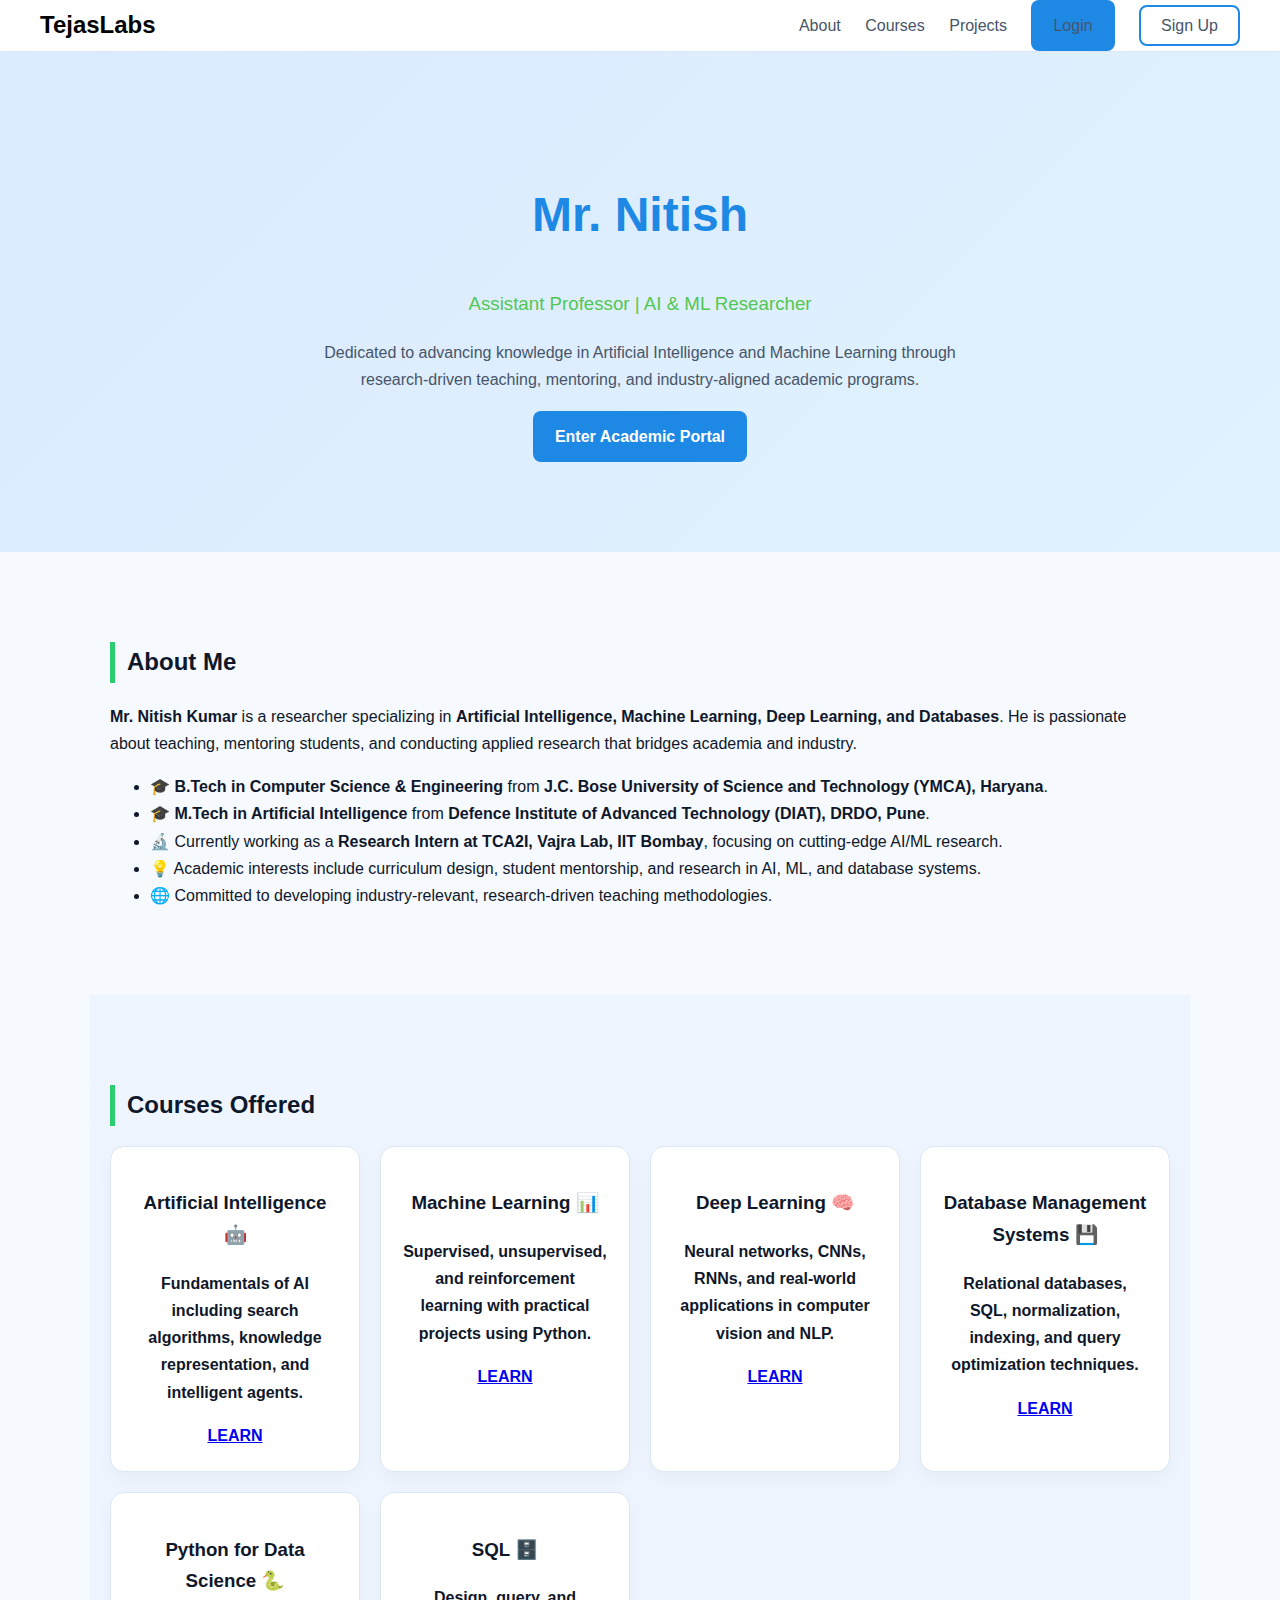
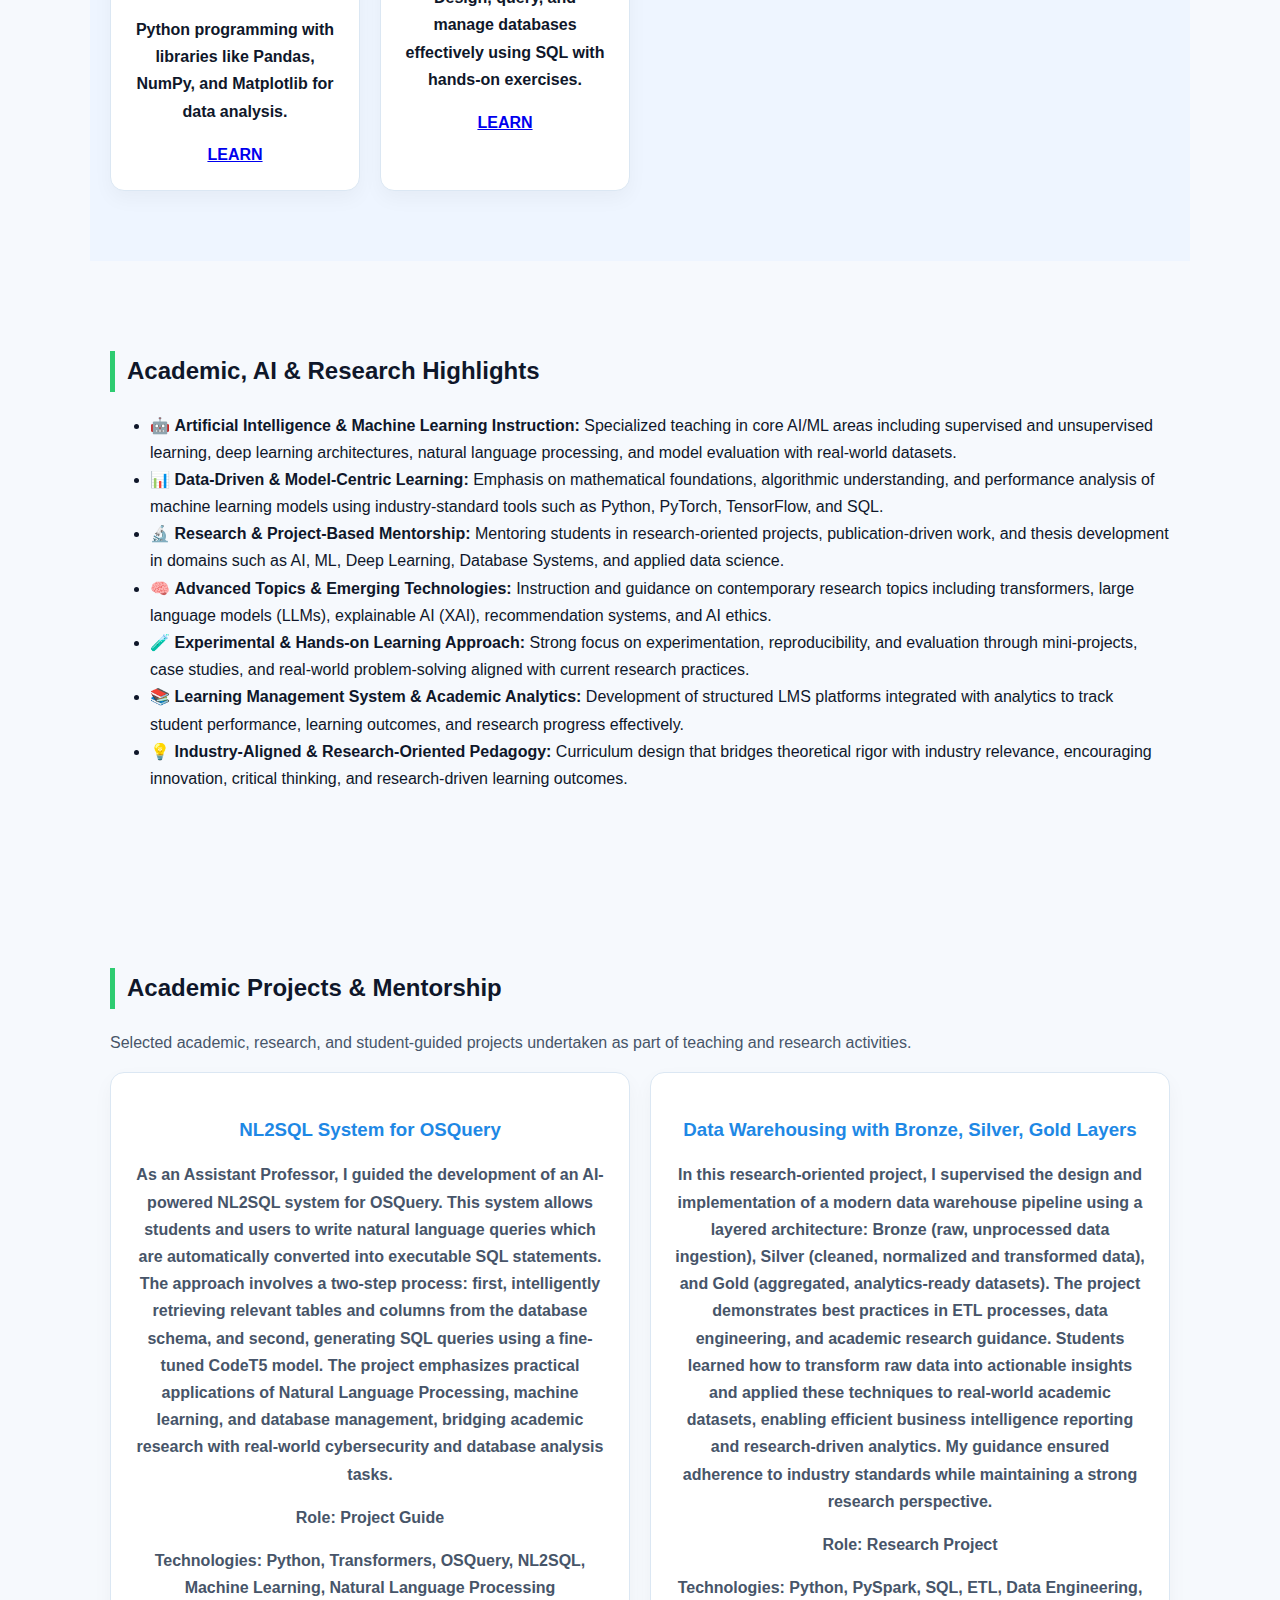
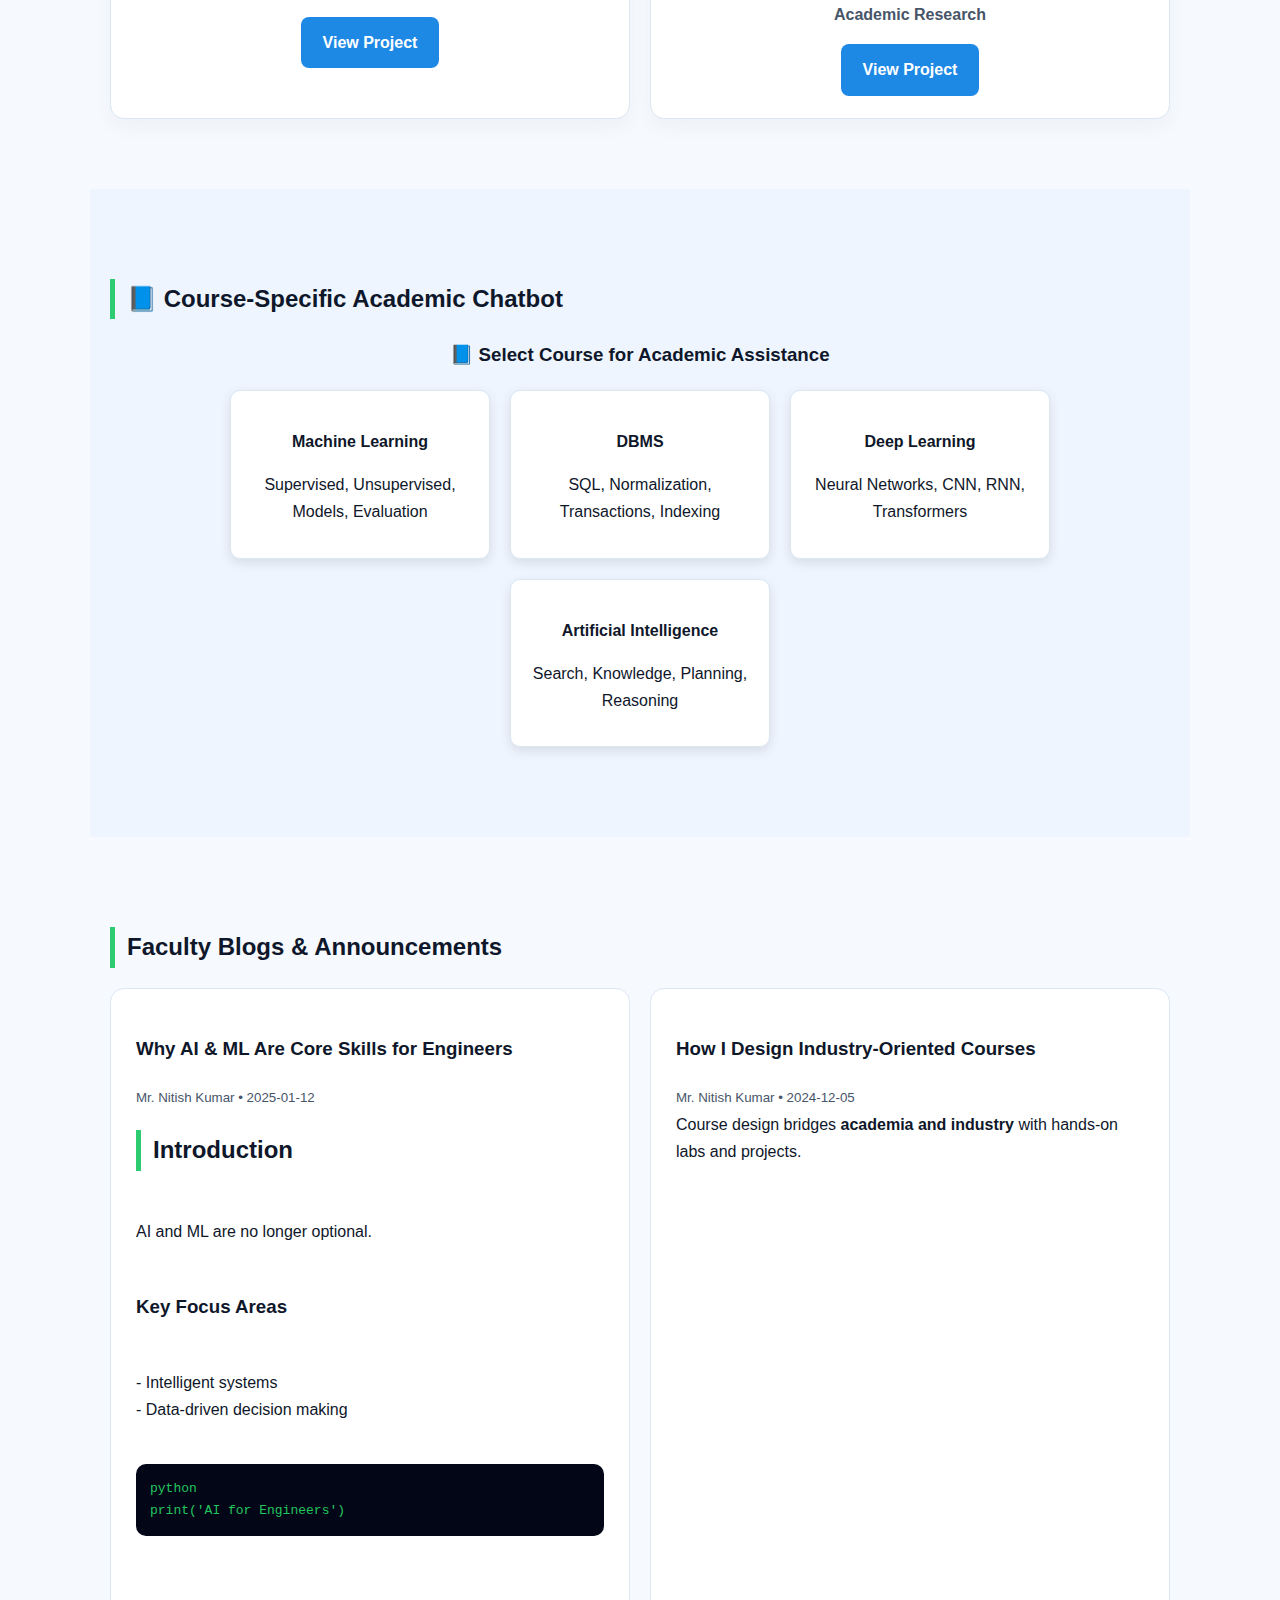
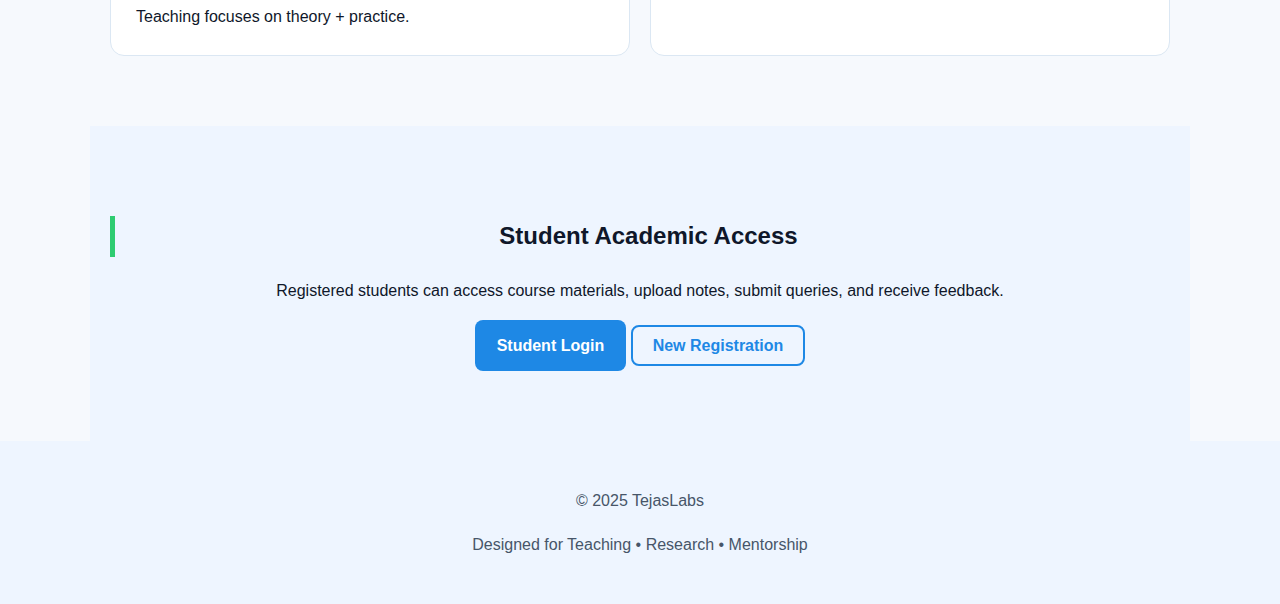
<file: index.html>
<!DOCTYPE html>
<html lang="en">
<head>
  <meta charset="UTF-8">
  <title>TejasLabs</title>
  <link rel="stylesheet" href="css/style.css">
  <meta name="viewport" content="width=device-width, initial-scale=1.0">

</head>
<body>

<!-- NAVBAR -->
<nav class="navbar">
  <h2 style="color: black;">TejasLabs</h2>
  <div>
    <a href="#about">About</a>
    <a href="#courses">Courses</a>
    <a href="#projects">Projects</a>
    <a href="login.html" class="btn">Login</a>
    <a href="signup.html" class="btn-outline">Sign Up</a>
  </div>
  


</nav>

<!-- HERO -->
<header class="hero">
  <h1>Mr. Nitish</h1>
  <h3 style="color: #52C752;">Assistant Professor | AI & ML Researcher</h3>
  <p>
    Dedicated to advancing knowledge in Artificial Intelligence and Machine Learning through
    research-driven teaching, mentoring, and industry-aligned academic programs.
  </p>
  <a href="login.html" class="btn hero-btn">Enter Academic Portal</a>
</header>

<!-- ABOUT -->
<section id="about" class="section">
  <h2>About Me</h2>
  <p>
    <strong>Mr. Nitish Kumar</strong> is a researcher specializing in 
    <strong>Artificial Intelligence, Machine Learning, Deep Learning, and Databases</strong>. 
    He is passionate about teaching, mentoring students, and conducting applied research that bridges academia and industry.
  </p>
  <ul>
    <li>🎓 <strong>B.Tech in Computer Science & Engineering</strong> from <strong>J.C. Bose University of Science and Technology (YMCA), Haryana</strong>.</li>
    <li>🎓 <strong>M.Tech in Artificial Intelligence</strong> from <strong>Defence Institute of Advanced Technology (DIAT), DRDO, Pune</strong>.</li>
    <li>🔬 Currently working as a <strong>Research Intern at TCA2I, Vajra Lab, IIT Bombay</strong>, focusing on cutting-edge AI/ML research.</li>
    <li>💡 Academic interests include curriculum design, student mentorship, and research in AI, ML, and database systems.</li>
    <li>🌐 Committed to developing industry-relevant, research-driven teaching methodologies.</li>
  </ul>
</section>


<!-- COURSES -->
<section id="courses" class="section light">
  <h2>Courses Offered</h2>

  <div class="card-grid">
    <div class="card">
      <h3>Artificial Intelligence 🤖</h3>
      <p>Fundamentals of AI including search algorithms, knowledge representation, and intelligent agents.</p>
      <a href="login.html">LEARN</a>
  

    </div>
    <div class="card">
      <h3>Machine Learning 📊</h3>
      <p>Supervised, unsupervised, and reinforcement learning with practical projects using Python.</p>
      <a href="login.html">LEARN</a>
    </div>
    <div class="card">
      <h3>Deep Learning 🧠</h3>
      <p>Neural networks, CNNs, RNNs, and real-world applications in computer vision and NLP.</p>
      <a href="login.html">LEARN</a>
    </div>
    <div class="card">
      <h3>Database Management Systems 💾</h3>
      <p>Relational databases, SQL, normalization, indexing, and query optimization techniques.</p>
      <a href="login.html">LEARN</a>
    </div>
    <div class="card">
      <h3>Python for Data Science 🐍</h3>
      <p>Python programming with libraries like Pandas, NumPy, and Matplotlib for data analysis.</p>
      <a href="login.html">LEARN</a>
    </div>
    <div class="card">
      <h3>SQL 🗄️</h3>
      <p>Design, query, and manage databases effectively using SQL with hands-on exercises.</p>
      <a href="login.html">LEARN</a>
    </div>
  </div>
</section>


<!-- HIGHLIGHTS -->
<section id="highlights" class="section">
  <h2>Academic, AI & Research Highlights</h2>

  <ul class="highlights">
    <li>
      🤖 <strong>Artificial Intelligence & Machine Learning Instruction:</strong> 
      Specialized teaching in core AI/ML areas including supervised and unsupervised learning, deep learning architectures, natural language processing, and model evaluation with real-world datasets.
    </li>

    <li>
      📊 <strong>Data-Driven & Model-Centric Learning:</strong> 
      Emphasis on mathematical foundations, algorithmic understanding, and performance analysis of machine learning models using industry-standard tools such as Python, PyTorch, TensorFlow, and SQL.
    </li>

    <li>
      🔬 <strong>Research & Project-Based Mentorship:</strong> 
      Mentoring students in research-oriented projects, publication-driven work, and thesis development in domains such as AI, ML, Deep Learning, Database Systems, and applied data science.
    </li>

    <li>
      🧠 <strong>Advanced Topics & Emerging Technologies:</strong> 
      Instruction and guidance on contemporary research topics including transformers, large language models (LLMs), explainable AI (XAI), recommendation systems, and AI ethics.
    </li>

    <li>
      🧪 <strong>Experimental & Hands-on Learning Approach:</strong> 
      Strong focus on experimentation, reproducibility, and evaluation through mini-projects, case studies, and real-world problem-solving aligned with current research practices.
    </li>

    <li>
      📚 <strong>Learning Management System & Academic Analytics:</strong> 
      Development of structured LMS platforms integrated with analytics to track student performance, learning outcomes, and research progress effectively.
    </li>

    <li>
      💡 <strong>Industry-Aligned & Research-Oriented Pedagogy:</strong> 
      Curriculum design that bridges theoretical rigor with industry relevance, encouraging innovation, critical thinking, and research-driven learning outcomes.
    </li>
  </ul>
</section>



<section id="projects" class="section">
  <h2>Academic Projects & Mentorship</h2>
  <p class="muted">
    Selected academic, research, and student-guided projects undertaken as part of teaching and research activities.
  </p>

  <div id="projectsContainer" class="card-grid"></div>
</section>




<section id="chatbot" class="section light">
  <h2>📘 Course-Specific Academic Chatbot</h2>

  <!-- COURSE SELECTION -->
  <!-- COURSE SELECTION -->
<div id="courseSelect" class="course-select">
  <h3>📘 Select Course for Academic Assistance</h3>

  <div class="course-cards">
    <div class="course-card" onclick="selectCourse('ML')">
      <h4>Machine Learning</h4>
      <p>Supervised, Unsupervised, Models, Evaluation</p>
    </div>

    <div class="course-card" onclick="selectCourse('DBMS')">
      <h4>DBMS</h4>
      <p>SQL, Normalization, Transactions, Indexing</p>
    </div>

    <div class="course-card" onclick="selectCourse('DL')">
      <h4>Deep Learning</h4>
      <p>Neural Networks, CNN, RNN, Transformers</p>
    </div>

    <div class="course-card" onclick="selectCourse('AI')">
      <h4>Artificial Intelligence</h4>
      <p>Search, Knowledge, Planning, Reasoning</p>
    </div>
  </div>
</div>



  <!-- CHAT AREA -->
  <div id="chatArea" style="display:none;">
    <h3 id="courseTitle"></h3>

    <div id="chatWindow" class="chat-window"></div>

    <div class="chat-input">
      <input type="text" id="userInput" placeholder="Ask your question..." />
      <button onclick="sendMessage()">Send</button>
    </div>
  </div>
</section>






<section id="blogs" class="section">
  <h2>Faculty Blogs & Announcements</h2>
  <div id="blogContainer" class="card-grid"></div>
</section>




<!-- STUDENT ACCESS -->
<section class="section light center">
  <h2>Student Academic Access</h2>
  <p>
    Registered students can access course materials,
    upload notes, submit queries, and receive feedback.
  </p>
  <a href="login.html" class="btn">Student Login</a>
  <a href="signup.html" class="btn-outline">New Registration</a>
</section>

<!-- FOOTER -->
<footer>
  <p>© 2025 TejasLabs</p>
  <p>Designed for Teaching • Research • Mentorship</p>
</footer>

</body>


<script src="js/blogs.js"></script>
<script src="js/projects.js"></script>
<script src="js/chatbot.js"></script>


</html>
</file>
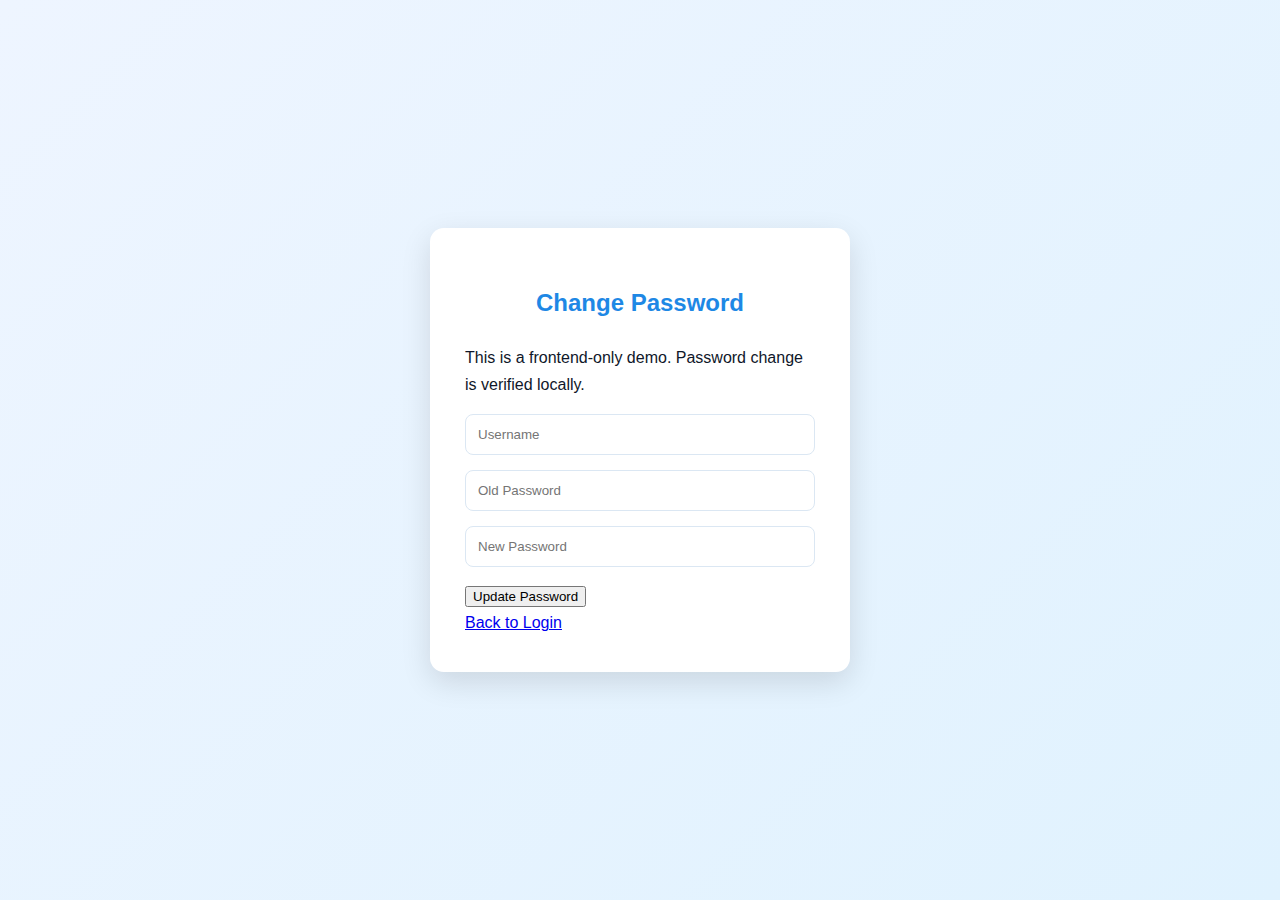
<file: change-password.html>
<!DOCTYPE html>
<html lang="en">
<head>
  <meta charset="UTF-8">
  <title>Change Password</title>
  <link rel="stylesheet" href="css/style.css">
</head>
<body>

<div class="auth-container">
  <div class="auth-card">
    <h2>Change Password</h2>

    <p class="auth-note">
      This is a frontend-only demo.  
      Password change is verified locally.
    </p>

<input type="text" id="username" placeholder="Username" required />
<input type="password" id="oldPassword" placeholder="Old Password" required />
<input type="password" id="newPassword" placeholder="New Password" required />

<button onclick="changePassword()">Update Password</button>


    <div class="auth-footer">
      <a href="login.html">Back to Login</a>
    </div>
  </div>
</div>

<script src="js/auth.js"></script>
</body>
</html>
</file>
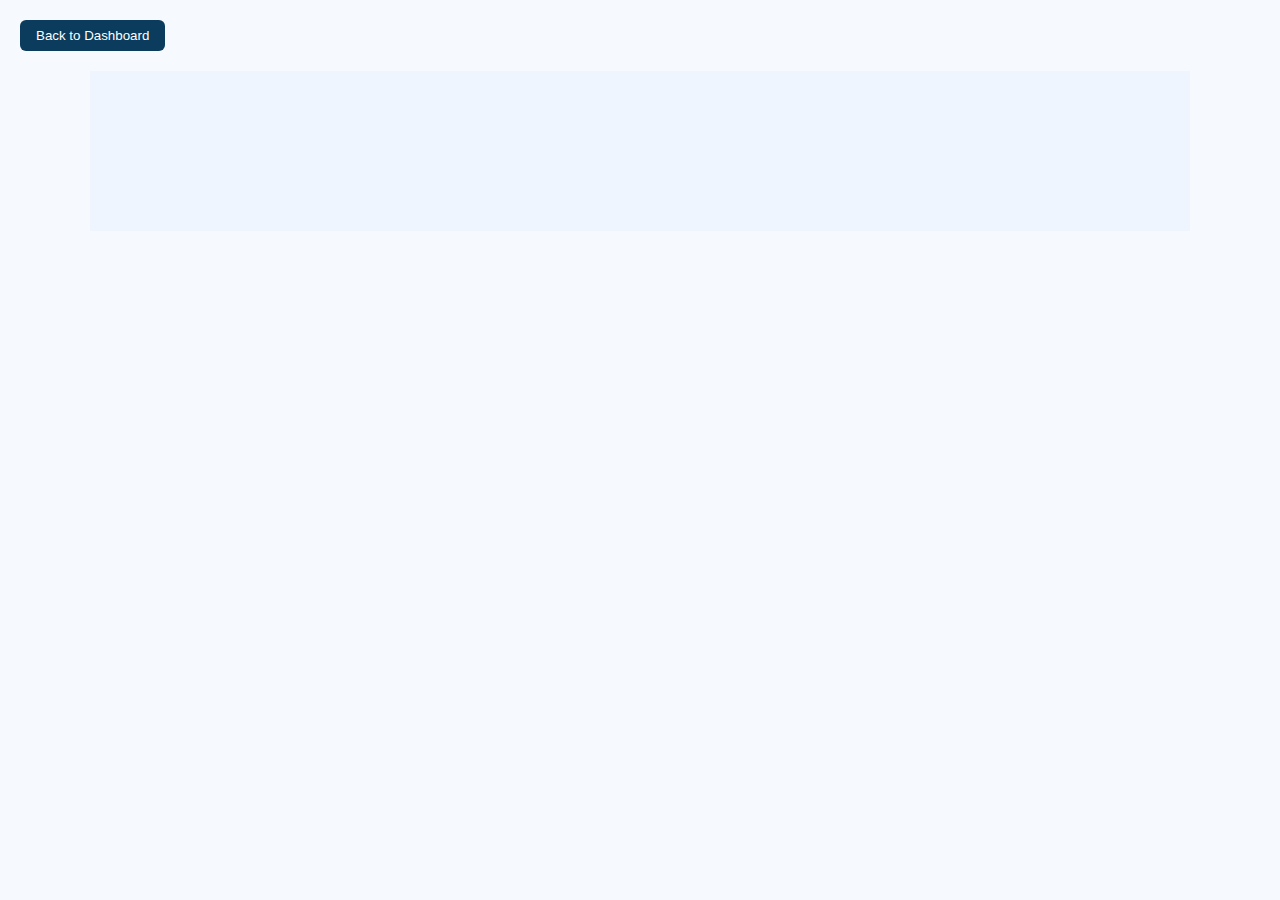
<file: course.html>
<!DOCTYPE html>
<html lang="en">
<head>
  <meta charset="UTF-8">
  <title>Course Materials</title>
  <meta name="viewport" content="width=device-width, initial-scale=1.0">
  <link rel="stylesheet" href="css/style.css">
</head>
<body>
  

<button class="back-btn" onclick="goBack()">Back to Dashboard</button>

<section class="section light">
  <h2 id="courseTitle"></h2>

  <div id="chapters"></div>
</section>

<script>
/* ==========================
   COURSE DATA (EDIT ONLY THIS)
========================== */
const courses = {
  ML: {
    title: "Machine Learning",
    chapters: [
      {
        unit: "Unit 1: Introduction to ML",
        materials: [
          { type: "PDF", name: "Unit 1 Notes", path: "resources/ML/ml1.pdf" },
          { type: "PPT", name: "Unit 1 PPT", path: "resources/ML/ml1.pptx" },
          { type: "VIDEO", name: "Lecture Video", path: "resources/ML/ml1.mp4" }
        ]
      },
      {
        unit: "Unit 2: Supervised Learning",
        materials: [
          { type: "PDF", name: "Unit 2 Notes", path: "resources/ML/unit2.pdf" },
          { type: "PPT", name: "Unit 2 PPT", path: "resources/ML/unit2.pptx" }
        ]
      }
    ]
  },

  AI: {
    title: "Artificial Intelligence",
    chapters: [
      {
        unit: "Unit 1: AI Foundations",
        materials: [
          { type: "PDF", name: "AI Notes", path: "resources/AI/unit1.pdf" },
          { type: "PPT", name: "AI PPT", path: "resources/AI/unit1.pptx" }
        ]
      }
    ]
  },

  DBMS: {
    title: "Database Management Systems",
    chapters: [
      {
        unit: "Unit 1: SQL & Relational Model",
        materials: [
          { type: "PDF", name: "SQL Notes", path: "resources/DBMS/sql.pdf" },
          { type: "PPT", name: "SQL PPT", path: "resources/DBMS/sql.pptx" }
        ]
      }
    ]
  },

  DL: {
    title: "Deep Learning",
    chapters: [
      {
        unit: "Unit 1: Neural Networks",
        materials: [
          { type: "PDF", name: "NN Notes", path: "resources/DL/nn.pdf" },
          { type: "PPT", name: "NN PPT", path: "resources/DL/nn.pptx" }
        ]
      }
    ]
  },




  RL: {
    title: "Reinforcement Learning",
    chapters: [
      {
        unit: "Unit 1: Basic Reinforcement Learning",
        materials: [
          { type: "PDF", name: "RL1 Notes", path: "resources/RL/RL1.pdf" },
          { type: "PPT", name: "RL1 PPT", path: "resources/RL/RL1.pptx" },
          { type: "VIDEO", name: "Lecture Video", path: "resources/RL/RL1.mp4" }

        ]
      }
    ]
  }
};

/* ==========================
   LOAD COURSE
========================== */
const params = new URLSearchParams(window.location.search);
const courseKey = params.get("course");
const course = courses[courseKey];

document.getElementById("courseTitle").innerText = course.title;

const container = document.getElementById("chapters");

/* ==========================
   RENDER CHAPTERS
========================== */
course.chapters.forEach((chapter, index) => {
  const div = document.createElement("div");
  div.className = "chapter-card";

  let content = `
    <h3 onclick="toggleChapter(${index})" class="chapter-title">
      📘 ${chapter.unit}
      <span class="toggle-icon">+</span>
    </h3>
    <div class="chapter-content" id="chapter-${index}">
  `;

  chapter.materials.forEach(m => {
    if (m.type === "VIDEO") {
  content += `
    <div class="material-row">
      🎥 ${m.name}
      <button class="btn btn-small" onclick="playVideo('${m.path}', this)">
        Watch Video
      </button>
    </div>
  `;
}
 else {
      content += `
        <div class="material-row">
          📄 ${m.name}
          <a href="${m.path}" class="btn btn-small" download>Download</a>
        </div>
      `;
    }
  });

  content += `</div>`;
  div.innerHTML = content;
  container.appendChild(div);
});

/* ==========================
   TOGGLE FUNCTION
========================== */
function toggleChapter(id) {
  const chapter = document.getElementById("chapter-" + id);
  chapter.style.display = chapter.style.display === "block" ? "none" : "block";
}
</script>
<script>
function goBack() {
  window.location.href = "dashboard.html";
}
</script>

<script>
function playVideo(url, btn) {
  const container = document.createElement("div");
  container.innerHTML = `
    <iframe src="${url}" frameborder="0" allowfullscreen></iframe>
  `;
  btn.parentElement.appendChild(container);
  btn.remove(); // remove watch button
}
</script>





</body>
</html>
</file>
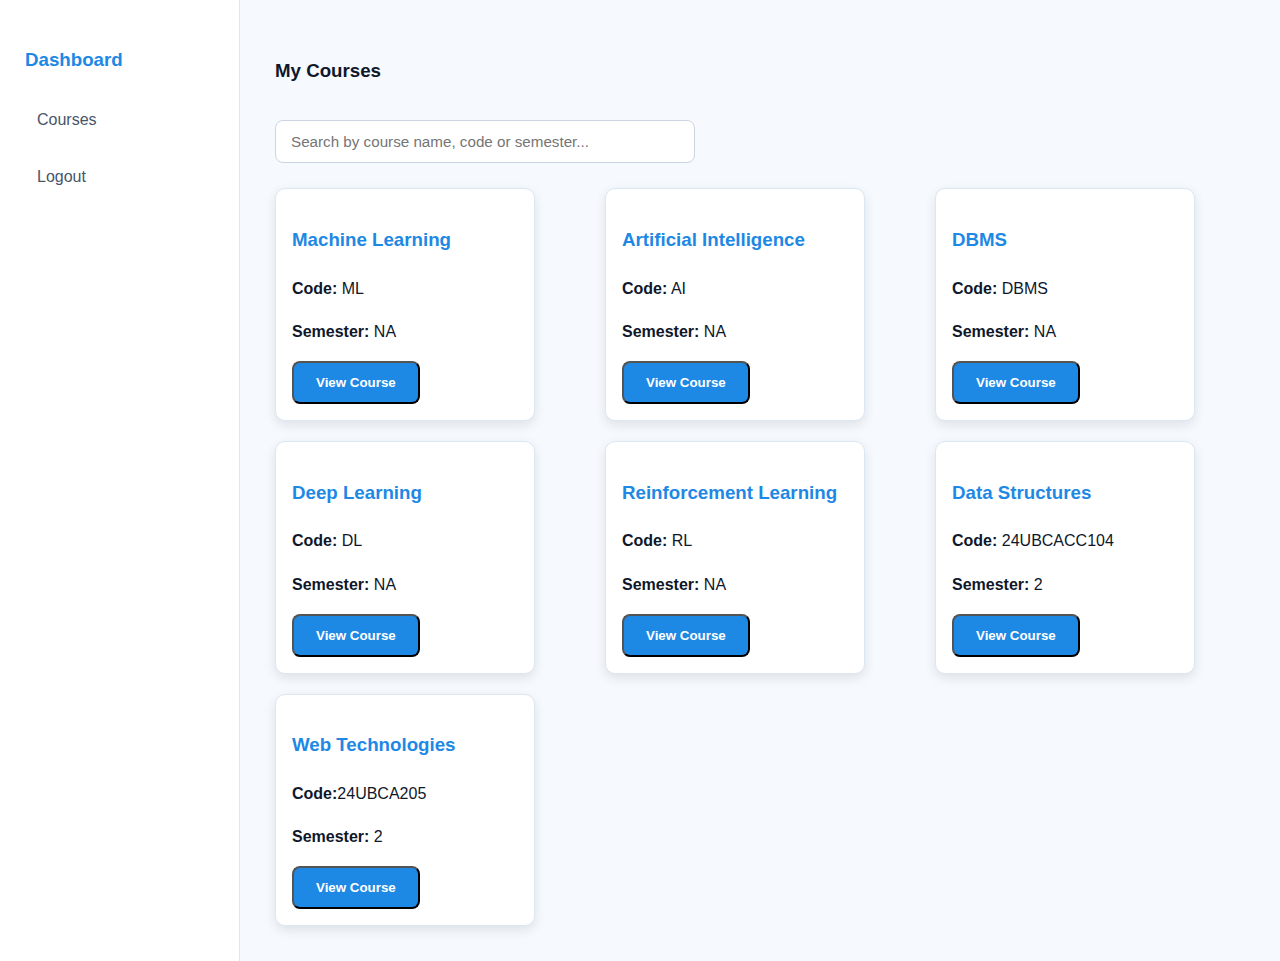
<file: dashboard.html>
<!DOCTYPE html>
<html>
<head>
  <title>Student Dashboard</title>
  <link rel="stylesheet" href="css/style.css">
</head>

<!-- COURSE ACCESS MODAL -->
<div id="courseModal" class="modal">
  <div class="modal-content">
    <h3>🔐 Course Access</h3>
    <p>Please enter the course access code provided by faculty OR Contact 7290951173 to get the code</p>

    <input type="password" id="courseCodeInput" placeholder="Enter course code">
    
    <div class="modal-actions">
      <button class="btn" onclick="verifyCourseCode()">Enter Course</button>
      <button class="btn-outline" onclick="closeCourseModal()">Cancel</button>
    </div>

    <p id="courseError" class="error-text"></p>
  </div>
</div>

<body onload="loadUser()">

<div class="dashboard">
  <aside>
    <h3>Dashboard</h3>
    <a href="dashboard.html">Courses</a>
    <a href="index.html" onclick="logout()">Logout</a>
  </aside>

  <main>
    <h2 id="welcome"></h2>

    <h3>My Courses</h3>

    <!-- 🔍 SEARCH BAR -->
    <input 
      type="text" 
      id="courseSearch" 
      placeholder="Search by course name, code or semester..."
      onkeyup="filterCourses()"
      class="course-search"
    >

    <div class="course-grid" id="courseGrid">

      <div class="course-card" data-name="Machine Learning" data-code="ML" data-sem="NA">
        <h3>Machine Learning</h3>
        <p><strong>Code:</strong> ML</p>
        <p><strong>Semester:</strong> NA</p>
        <!-- <a href="course.html?course=ML" class="btn">View Course</a> -->
        <button class="btn" onclick="openCourseModal('ML')">View Course</button>

   
      </div>

      <div class="course-card" data-name="Artificial Intelligence" data-code="AI" data-sem="NA">
        <h3>Artificial Intelligence</h3>
        <p><strong>Code:</strong> AI</p>
        <p><strong>Semester:</strong> NA</p>
        <!-- <a href="course.html?course=AI" class="btn">View Course</a> -->
        <button class="btn" onclick="openCourseModal('AI')">View Course</button>

      </div>

      <div class="course-card" data-name="Database Management Systems" data-code="DBMS" data-sem="NA">
        <h3>DBMS</h3>
        <p><strong>Code:</strong> DBMS</p>
        <p><strong>Semester:</strong> NA</p>
        <!-- <a href="course.html?course=DBMS" class="btn">View Course</a> -->
        <button class="btn" onclick="openCourseModal('DBMS')">View Course</button>

      </div>

      <div class="course-card" data-name="Deep Learning" data-code="DL" data-sem="NA">
        <h3>Deep Learning</h3>
        <p><strong>Code:</strong> DL</p>
        <p><strong>Semester:</strong> NA</p>
        <!-- <a href="course.html?course=DL" class="btn">View Course</a> -->
        <button class="btn" onclick="openCourseModal('DL')">View Course</button>

      </div>




      <div class="course-card" data-name="Reinforcement Learning" data-code="RL" data-sem="NA">
        <h3>Reinforcement Learning</h3>
        <p><strong>Code:</strong> RL</p>
        <p><strong>Semester:</strong> NA</p>
        <!-- <a href="course.html?course=DL" class="btn">View Course</a> -->
        <button class="btn" onclick="openCourseModal('RL')">View Course</button>
      </div>


       <div class="course-card" data-name="Data Structures" data-code="DS" data-sem="2">
        <h3>Data Structures</h3>
        <p><strong>Code:</strong> 24UBCACC104</p>
        <p><strong>Semester:</strong> 2</p>
        <!-- <a href="course.html?course=DL" class="btn">View Course</a> -->
        <button class="btn" onclick="openCourseModal('DS')">View Course</button>
      </div>

      <div class="course-card" data-name="Web Technologies" data-code="WT" data-sem="2">
        <h3>Web Technologies</h3>
        <p><strong>Code:</strong>24UBCA205</p>
        <p><strong>Semester:</strong> 2</p>
        <!-- <a href="course.html?course=DL" class="btn">View Course</a> -->
        <button class="btn" onclick="openCourseModal('WT')">View Course</button>
      </div>

    </div>

  </main>
</div>

<script src="js/auth.js"></script>
<script src="js/student.js"></script>

<!-- 🔎 SEARCH SCRIPT -->
<script>
function filterCourses() {
  const query = document.getElementById("courseSearch").value.toLowerCase();
  const courses = document.querySelectorAll(".course-card");

  courses.forEach(course => {
    const name = course.dataset.name.toLowerCase();
    const code = course.dataset.code.toLowerCase();
    const sem  = course.dataset.sem.toLowerCase();

    if (name.includes(query) || code.includes(query) || sem.includes(query)) {
      course.style.display = "block";
    } else {
      course.style.display = "none";
    }
  });
}
</script>


<script>
let selectedCourse = "";

/* =========================
   ENCODED COURSE CODES
   (basic obfuscation)
========================= */
const COURSE_CODES = {
  ML:   "TUwyMDI1",      // btoa("ML2025")
  AI:   "QUkyMDI1",      // btoa("AI2025")
  DBMS: "REJNUzIwMjU=",  // btoa("DBMS2025")
  DL:   "REwyMDI1" ,
  RL: "UkwyMDI1",
  DS: "UkwyMDI1",
  WT:  "UkwyMDI1"     // btoa("DL2025")
};

function openCourseModal(course) {
  selectedCourse = course;
  document.getElementById("courseModal").style.display = "block";
  document.getElementById("courseCodeInput").value = "";
  document.getElementById("courseError").innerText = "";
}

function closeCourseModal() {
  document.getElementById("courseModal").style.display = "none";
}

function verifyCourseCode() {
  const inputCode = document.getElementById("courseCodeInput").value.trim();

  if (btoa(inputCode) === COURSE_CODES[selectedCourse]) {
    // store temporary session token
    sessionStorage.setItem("course_access", selectedCourse);
    window.location.href = `course.html?course=${selectedCourse}`;
  } else {
    document.getElementById("courseError").innerText =
      "❌ Invalid course access code";
  }
}
</script>





</body>
</html>
</file>
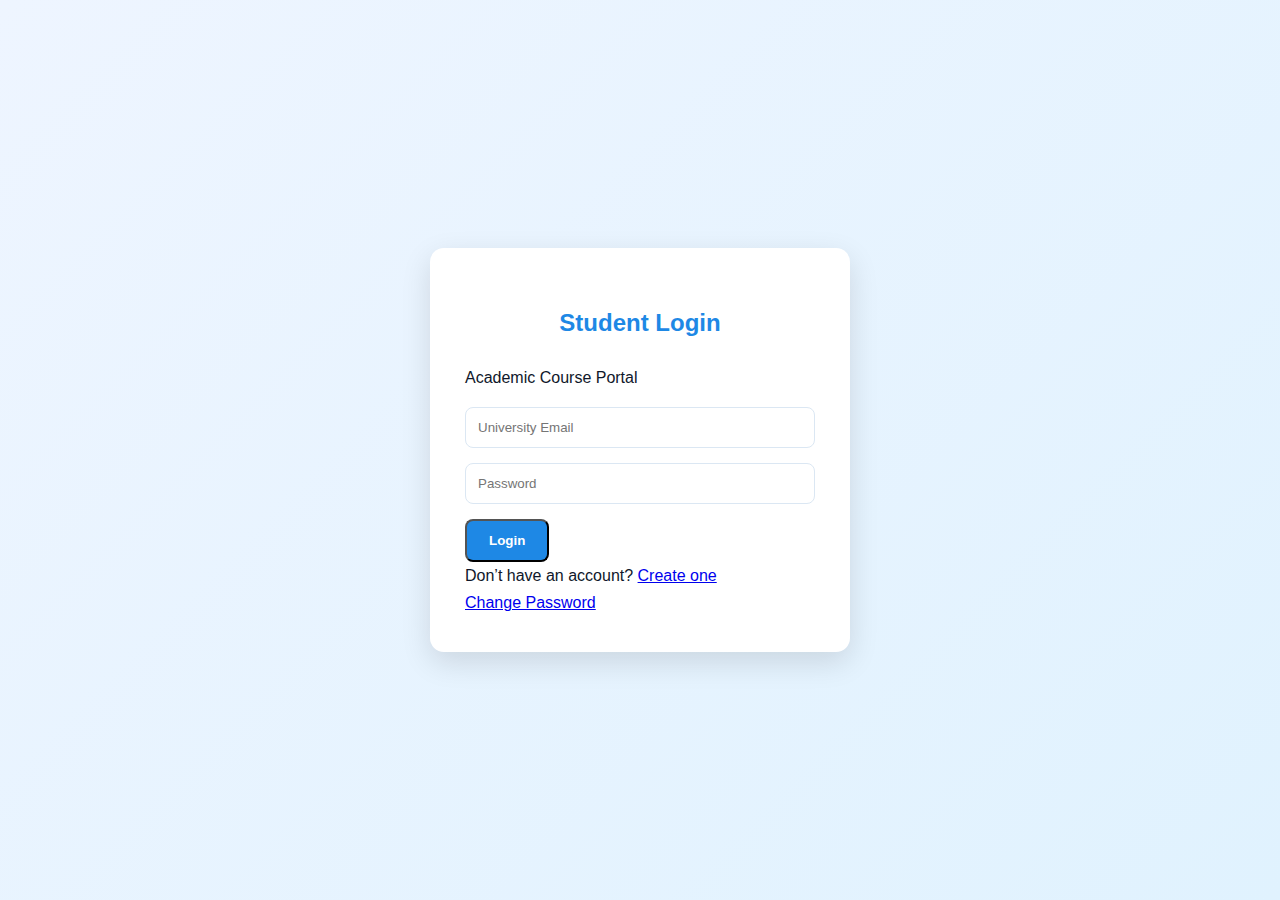
<file: login.html>
<!DOCTYPE html>
<html lang="en">
<head>
  <meta charset="UTF-8">
  <title>Student Login | Academic Portal</title>
  <link rel="stylesheet" href="css/style.css">
</head>
<body>

<div class="auth-container">
  <div class="auth-card">

    <h2>Student Login</h2>
    <p class="subtitle">Academic Course Portal</p>

    

    <form onsubmit="login(event)">
      <input type="email" id="email" placeholder="University Email" required>
      <input type="password" id="password" placeholder="Password" required>
      <button class="btn">Login</button>
    </form>

    <div class="auth-footer">
      Don’t have an account? <a href="signup.html">Create one</a>
    </div>
    <div class="auth-footer">
  <a href="change-password.html">Change Password</a>
</div>



  </div>
</div>

<script src="js/auth.js"></script>
</body>
</html>
</file>
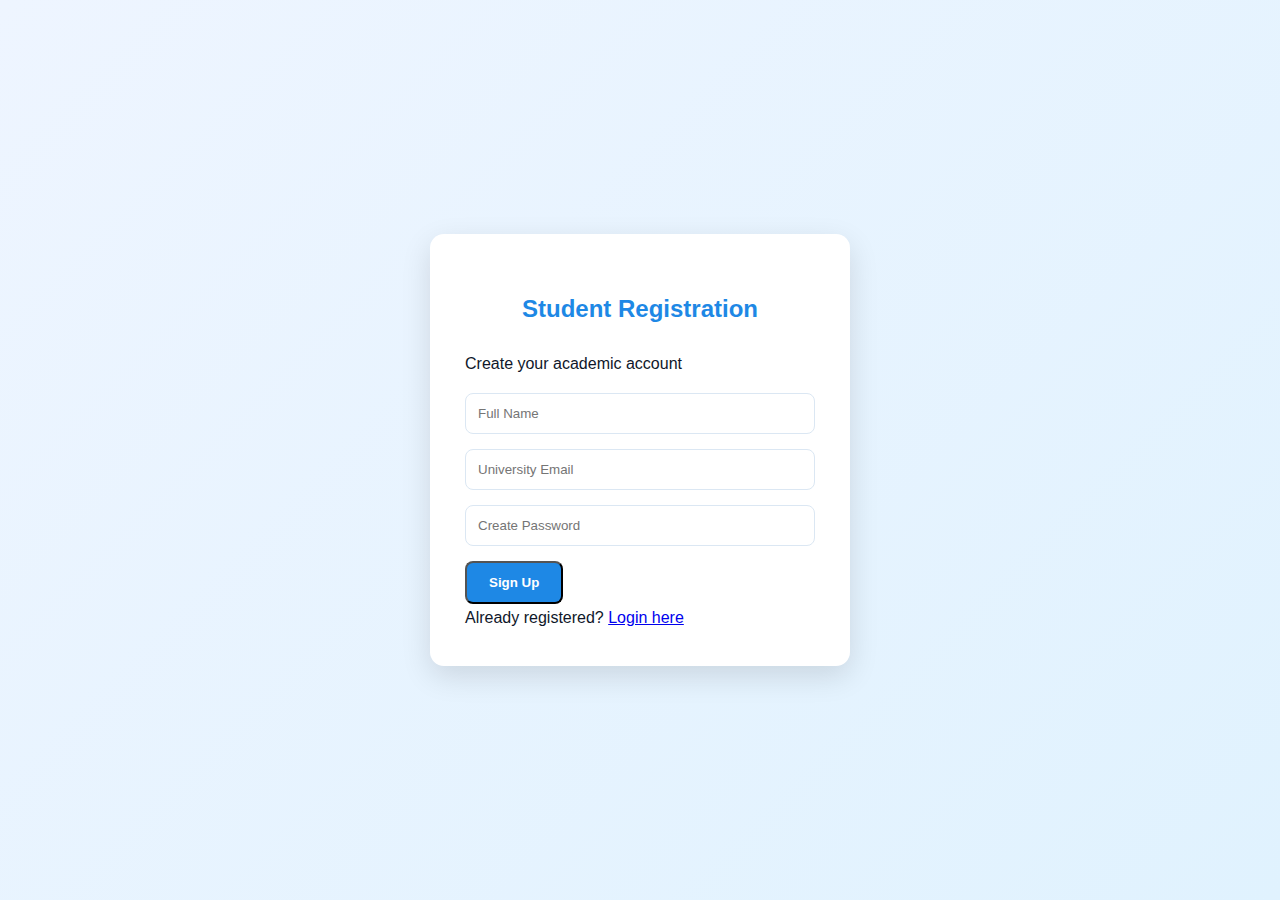
<file: signup.html>
<!DOCTYPE html>
<html lang="en">
<head>
  <meta charset="UTF-8">
  <title>Student Signup | Academic Portal</title>
  <link rel="stylesheet" href="css/style.css">
</head>
<body>

<div class="auth-container">
  <div class="auth-card">

    <h2>Student Registration</h2>
    <p class="subtitle">Create your academic account</p>

    <form onsubmit="signup(event)">
      <input type="text" id="name" placeholder="Full Name" required>
      <input type="email" id="email" placeholder="University Email" required>
      <input type="password" id="password" placeholder="Create Password" required>
      <button class="btn">Sign Up</button>
    </form>

    <div class="auth-footer">
      Already registered? <a href="login.html">Login here</a>
    </div>

  </div>
</div>

<script src="js/auth.js"></script>
</body>
</html>
</file>
<file: css/style.css>
/* =====================================================
   GLOBAL COLOR SYSTEM (ACADEMIC)
===================================================== */
:root {
  --bg: #f6f9fd;
  --bg-secondary: #eef5ff;

  --primary: #1e88e5;      /* Light Academic Blue */
  --secondary: #2ecc71;    /* Soft Green Accent */

  --card: #ffffff;
  --border: #dbe7f3;

  --text: #0f172a;
  --muted: #475569;

  --btn-text: #ffffff;
}

/* ---------------- DARK MODE ---------------- */
body.dark {
  --bg: #0b1220;
  --bg-secondary: #111a2e;

  --primary: #60a5fa;
  --secondary: #4ade80;

  --card: #121a2f;
  --border: #1e293b;

  --text: #e5e7eb;
  --muted: #94a3b8;

  --btn-text: #0b1220;
}

/* =====================================================
   BASE
===================================================== */
* {
  box-sizing: border-box;
}

body {
  margin: 0;
  font-family: "Inter", "Segoe UI", sans-serif;
  background: var(--bg);
  color: var(--text);
  line-height: 1.7;
  transition: background 0.3s ease, color 0.3s ease;
}

/* =====================================================
   NAVBAR
===================================================== */
.navbar {
  position: sticky;
  top: 0;
  z-index: 100;
  background: var(--card);
  border-bottom: 1px solid var(--border);
  padding: 0px 40px;
  display: flex;
  justify-content: space-between;
  align-items: center;
}

.navbar h2 {
  color: var(--primary);
  margin: 0;
}

.navbar a {
  color: var(--muted);
  margin-left: 20px;
  text-decoration: none;
  font-weight: 500;
}

.navbar a:hover {
  color: var(--primary);
}

/* Theme Toggle Button */
.theme-toggle {
  margin-left: 20px;
  background: var(--card);
  border: 1px solid var(--border);
  border-radius: 8px;
  padding: 6px 10px;
  cursor: pointer;
  font-size: 18px;
  color: var(--text);
}

/* =====================================================
   HERO
===================================================== */
.hero {
  background: linear-gradient(135deg, #dbeafe, #e0f2fe);
  padding: 90px 20px;
  text-align: center;
}

body.dark .hero {
  background: linear-gradient(135deg, #1e293b, #0f172a);
}

.hero h1 {
  font-size: 3rem;
  color: var(--primary);
}

.hero h3 {
  color: var(--secondary);
  font-weight: 500;
}

.hero p {
  max-width: 700px;
  margin: 18px auto;
  color: var(--muted);
}

/* =====================================================
   BUTTONS
===================================================== */
.btn {
  background: var(--primary);
  color: var(--btn-text);
  padding: 12px 22px;
  border-radius: 8px;
  text-decoration: none;
  font-weight: 600;
  display: inline-block;
}

.btn:hover {
  opacity: 0.9;
}

.btn-outline {
  border: 2px solid var(--primary);
  color: var(--primary);
  padding: 10px 20px;
  border-radius: 8px;
  text-decoration: none;
  font-weight: 600;
}

.btn-outline:hover {
  background: var(--primary);
  color: white;
}

/* =====================================================
   SECTIONS
===================================================== */
.section {
  padding: 70px 20px;
  max-width: 1100px;
  margin: auto;
}

.section.light {
  background: var(--bg-secondary);
}

.center {
  text-align: center;
}

.section h2 {
  border-left: 5px solid var(--secondary);
  padding-left: 12px;
}

/* =====================================================
   CARDS
===================================================== */
.card-grid {
  display: grid;
  grid-template-columns: repeat(auto-fit, minmax(240px, 1fr));
  gap: 20px;
}

.card {
  background: var(--card);
  border: 1px solid var(--border);
  padding: 22px;
  border-radius: 14px;
  text-align: center;
  font-weight: 600;
  box-shadow: 0 8px 20px rgba(0,0,0,0.04);
  transition: transform 0.25s ease;
}

.card:hover {
  transform: translateY(-5px);
}

/* =====================================================
   DASHBOARD
===================================================== */
.dashboard {
  display: flex;
  min-height: 100vh;
}

.dashboard aside {
  width: 240px;
  background: var(--card);
  border-right: 1px solid var(--border);
  padding: 25px;
}

.dashboard aside h3 {
  color: var(--primary);
}

.dashboard aside a {
  display: block;
  padding: 12px;
  color: var(--muted);
  text-decoration: none;
  border-radius: 8px;
  margin-bottom: 6px;
}

.dashboard aside a:hover {
  background: var(--bg-secondary);
  color: var(--primary);
}

.dashboard main {
  flex: 1;
  padding: 35px;
}

/* =====================================================
   COURSE CARDS
===================================================== */
.course-grid {
  display: grid;
  grid-template-columns: repeat(auto-fit, minmax(260px, 1fr));
  gap: 20px;
}

.course-card {
  background: var(--card);
  border: 1px solid var(--border);
  border-radius: 14px;
  padding: 20px;
}

.course-card h3 {
  color: var(--primary);
}

/* =====================================================
   AUTH PAGES
===================================================== */
.auth-container {
  min-height: 100vh;
  display: flex;
  align-items: center;
  justify-content: center;
  background: linear-gradient(135deg, #eef5ff, #e0f2fe);
}

.auth-card {
  background: var(--card);
  width: 100%;
  max-width: 420px;
  padding: 35px;
  border-radius: 14px;
  box-shadow: 0 10px 30px rgba(0,0,0,0.12);
}

.auth-card h2 {
  text-align: center;
  color: var(--primary);
}

.auth-card input {
  padding: 12px;
  margin-bottom: 15px;
  border-radius: 8px;
  border: 1px solid var(--border);
  width: 100%;
}

/* =====================================================
   BLOGS
===================================================== */
.blog-grid {
  display: grid;
  grid-template-columns: repeat(auto-fit, minmax(320px, 1fr));
  gap: 25px;
}

.blog-card {
  background: var(--card);
  border: 1px solid var(--border);
  padding: 25px;
  border-radius: 14px;
}

.blog-card small {
  color: var(--muted);
}

pre {
  background: #020617;
  color: #22c55e;
  padding: 14px;
  border-radius: 10px;
  overflow-x: auto;
}

/* =====================================================
   FOOTER
===================================================== */
footer {
  text-align: center;
  padding: 30px;
  background: var(--bg-secondary);
  color: var(--muted);
}

/* =====================================================
   RESPONSIVE
===================================================== */
@media (max-width: 768px) {
  .navbar {
    padding: 15px 20px;
  }

  .dashboard {
    flex-direction: column;
  }

  .dashboard aside {
    width: 100%;
  }
}


#projects h3 {
  color: var(--primary);
  margin-bottom: 10px;
}

#projects p {
  color: var(--muted);
}

/* ---------- COURSE SEARCH ---------- */
.course-search {
  width: 100%;
  max-width: 420px;
  padding: 12px 15px;
  margin: 15px 0 25px 0;
  border-radius: 8px;
  border: 1px solid #cbd5e1;
  font-size: 0.95rem;
}

.course-search:focus {
  outline: none;
  border-color: var(--primary);
}





/* CHATBOT */
.chatbox {
  max-width: 700px;
  margin: auto;
  background: #ffffff;
  border-radius: 12px;
  box-shadow: 0 10px 30px rgba(0,0,0,0.08);
  overflow: hidden;
}

.chat-window {
  height: 350px;
  padding: 15px;
  overflow-y: auto;
  background: #f8fbff;
}

.msg {
  margin-bottom: 12px;
  line-height: 1.5;
}

.user {
  text-align: right;
  color: #1a4ed8;
  font-weight: 600;
}

.bot {
  text-align: left;
  color: #0f5132;
  background: #e9f7ef;
  padding: 10px;
  border-radius: 8px;
  display: inline-block;
  max-width: 90%;
}

.chat-input {
  display: flex;
  padding: 10px;
  background: #eef5ff;
}

.chat-input input {
  flex: 1;
  padding: 10px;
  border-radius: 6px;
  border: 1px solid #ccc;
}

.chat-input button {
  margin-left: 10px;
  padding: 10px 16px;
  border: none;
  border-radius: 6px;
  background: #1a73e8;
  color: white;
  cursor: pointer;
}

.chat-input button:hover {
  background: #1558b0;
}










/* Modal */
.modal {
  display: none;
  position: fixed;
  inset: 0;
  background: rgba(151, 216, 173, 0.6);
  z-index: 1000;
}

.modal-content {
  background: #ffffff;
  width: 90%;
  max-width: 420px;
  margin: 12% auto;
  padding: 25px;
  border-radius: 10px;
  text-align: center;
}

.modal-content input {
  width: 100%;
  padding: 10px;
  margin: 15px 0;
  border: 1px solid #ccc;
  border-radius: 6px;
}

.modal-actions {
  display: flex;
  justify-content: space-between;
  gap: 10px;
}

.error-text {
  color: red;
  margin-top: 10px;
  font-size: 0.9rem;
}


.chapter-card {
  background: white;
  border-radius: 10px;
  padding: 15px;
  margin-bottom: 20px;
  box-shadow: 0 6px 15px rgba(74, 199, 221, 0.08);
}

.chapter-title {
  cursor: pointer;
  display: flex;
  justify-content: space-between;
  font-size: 1.1rem;
  color: #0b3c5d;
}

.chapter-content {
  display: none;
  margin-top: 15px;
}

.material-row {
  display: flex;
  justify-content: space-between;
  align-items: center;
  background: #f4f7fb;
  padding: 10px 15px;
  border-radius: 8px;
  margin-bottom: 10px;
}

.btn-small {
  padding: 6px 12px;
  font-size: 0.85rem;
}

iframe {
  width: 100%;
  height: 280px;
  margin-top: 10px;
  border-radius: 8px;
}



.back-btn {
  margin: 20px;
  padding: 8px 16px;
  background: #0b3c5d;
  color: white;
  border: none;
  border-radius: 6px;
  cursor: pointer;
}





.course-select {
  text-align: center;
  margin-bottom: 20px;
}

.course-cards {
  display: flex;
  gap: 20px;
  justify-content: center;
  flex-wrap: wrap;
}

.course-card {
  width: 260px;
  padding: 16px;
  border-radius: 10px;
  background: #ffffff;
  box-shadow: 0 4px 12px rgba(0,0,0,0.1);
  cursor: pointer;
  transition: 0.3s;
}

.course-card:hover {
  transform: translateY(-4px);
}

.course-card h4 {
  margin-bottom: 8px;
}

.badge {
  display: inline-block;
  margin-top: 10px;
  padding: 4px 8px;
  font-size: 12px;
  background: #e3f2fd;
  border-radius: 5px;
}
</file>
